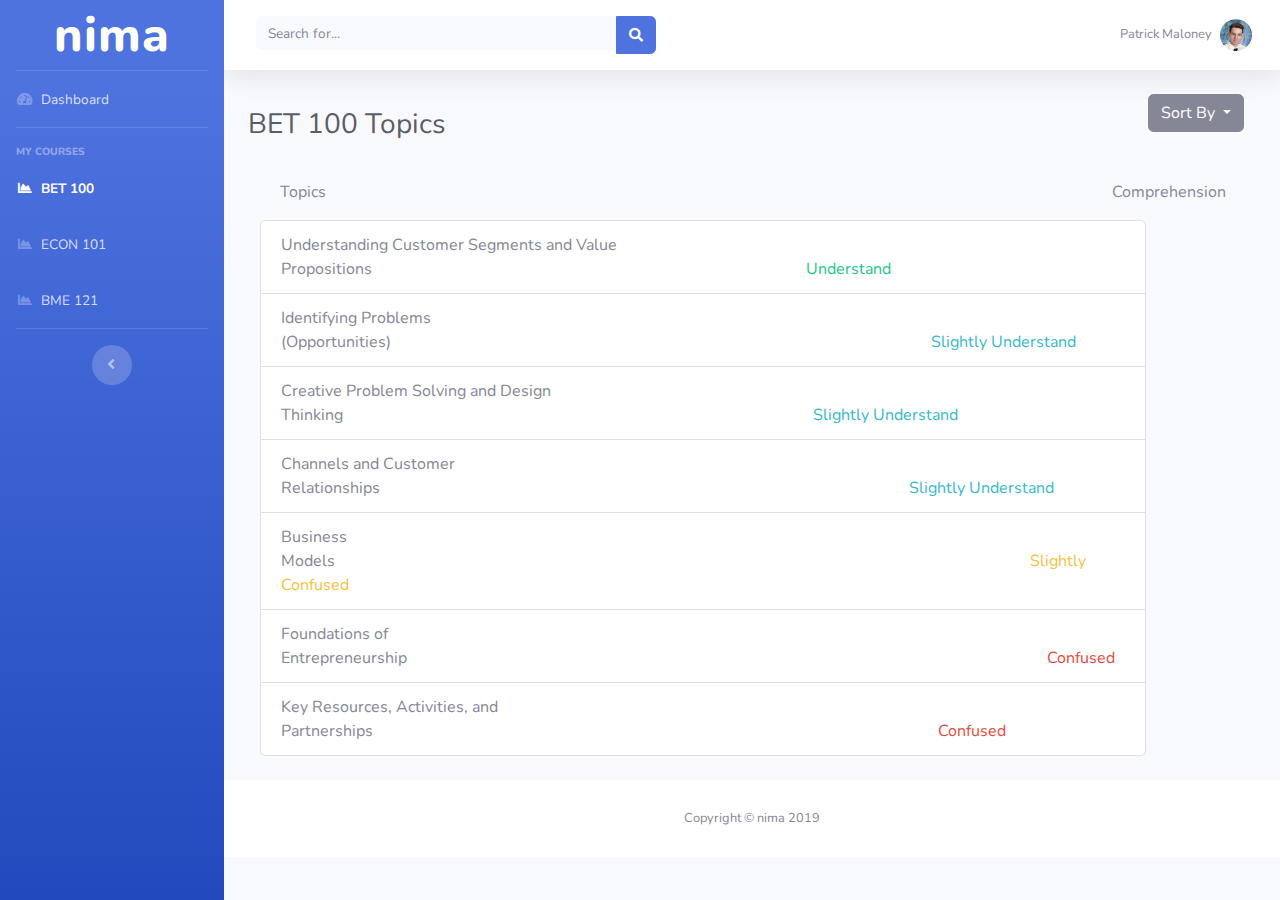
<file: BET100-topics-comp-high.html>
<!DOCTYPE html>
<html lang="en">

<head>

  <meta charset="utf-8">
  <meta http-equiv="X-UA-Compatible" content="IE=edge">
  <meta name="viewport" content="width=device-width, initial-scale=1, shrink-to-fit=no">
  <meta name="description" content="">
  <meta name="author" content="">

  <title>nima</title>

  <!-- Custom fonts for this template-->
  <link href="vendor/fontawesome-free/css/all.min.css" rel="stylesheet" type="text/css">
  <link href="https://fonts.googleapis.com/css?family=Nunito:200,200i,300,300i,400,400i,600,600i,700,700i,800,800i,900,900i" rel="stylesheet">

  <!-- Custom styles for this template-->
  <link href="css/sb-admin-2.min.css" rel="stylesheet">

</head>

<body id="page-top">

  <!-- Page Wrapper -->
  <div id="wrapper">

    <!-- Sidebar -->
    <ul class="navbar-nav bg-gradient-primary sidebar sidebar-dark accordion" id="accordionSidebar">

      <!-- Sidebar - Brand -->
      <a class="sidebar-brand d-flex align-items-center justify-content-center" href="index.html">
        <div class="sidebar-brand-icon rotate-n-15">
          <!--<i class="fas fa-laugh-wink"></i>-->
        </div>
        <div class="sidebar-brand-text mx-3" STYLE="text-transform:lowercase"><font face="nova+slim"size=40px>nima</font></sup></div>
      </a>

      <!-- Divider -->
      <hr class="sidebar-divider my-0">

      <!-- Nav Item - Dashboard -->
      <li class="nav-item">
        <a class="nav-link" href="index.html">
          <i class="fas fa-fw fa-tachometer-alt"></i>
          <span>Dashboard</span></a>
      </li>

      <!-- Divider -->
      <hr class="sidebar-divider">

      <!-- Heading -->
      <div class="sidebar-heading">
        My Courses
      </div>

      <!-- Nav Item - Charts -->
      <li class="nav-item active">
        <a class="nav-link" href="BET100.html">
          <i class="fas fa-fw fa-chart-area"></i>
          <span>BET 100</span></a>
      </li>
      <!-- Nav Item - Charts -->
      <li class="nav-item">
        <a class="nav-link">
          <i class="fas fa-fw fa-chart-area"></i>
          <span>ECON 101</span></a>
      </li>
      <!-- Nav Item - Charts -->
      <li class="nav-item">
        <a class="nav-link">
          <i class="fas fa-fw fa-chart-area"></i>
          <span>BME 121</span></a>
      </li>

      <!-- Divider -->
      <hr class="sidebar-divider d-none d-md-block">

      <!-- Sidebar Toggler (Sidebar) -->
      <div class="text-center d-none d-md-inline">
        <button class="rounded-circle border-0" id="sidebarToggle"></button>
      </div>

    </ul>
    <!-- End of Sidebar -->

    <!-- Content Wrapper -->
    <div id="content-wrapper" class="d-flex flex-column">

      <!-- Main Content -->
      <div id="content">

        <!-- Topbar -->
        <nav class="navbar navbar-expand navbar-light bg-white topbar mb-4 static-top shadow">

          <!-- Sidebar Toggle (Topbar) -->
          <button id="sidebarToggleTop" class="btn btn-link d-md-none rounded-circle mr-3">
            <i class="fa fa-bars"></i>
          </button>

          <!-- Topbar Search -->
          <form class="d-none d-sm-inline-block form-inline mr-auto ml-md-3 my-2 my-md-0 mw-100 navbar-search">
            <div class="input-group">
              <input type="text" class="form-control bg-light border-0 small" placeholder="Search for..." aria-label="Search" aria-describedby="basic-addon2">
              <div class="input-group-append">
                <button class="btn btn-primary" type="button">
                  <i class="fas fa-search fa-sm"></i>
                </button>
              </div>
            </div>
          </form>

          <!-- Topbar Navbar -->
          <ul class="navbar-nav ml-auto">

            <!-- Nav Item - Search Dropdown (Visible Only XS) -->
            <li class="nav-item dropdown no-arrow d-sm-none">
              <a class="nav-link dropdown-toggle" href="#" id="searchDropdown" role="button" data-toggle="dropdown" aria-haspopup="true" aria-expanded="false">
                <i class="fas fa-search fa-fw"></i>
              </a>
              <!-- Dropdown - Messages -->
              <div class="dropdown-menu dropdown-menu-right p-3 shadow animated--grow-in" aria-labelledby="searchDropdown">
                <form class="form-inline mr-auto w-100 navbar-search">
                  <div class="input-group">
                    <input type="text" class="form-control bg-light border-0 small" placeholder="Search for..." aria-label="Search" aria-describedby="basic-addon2">
                    <div class="input-group-append">
                      <button class="btn btn-primary" type="button">
                        <i class="fas fa-search fa-sm"></i>
                      </button>
                    </div>
                  </div>
                </form>
              </div>
            </li>

            <!-- Nav Item - User Information -->
            <li class="nav-item dropdown no-arrow">
              <a class="nav-link dropdown-toggle" href="#" id="userDropdown" role="button" data-toggle="dropdown" aria-haspopup="true" aria-expanded="false">
                <span class="mr-2 d-none d-lg-inline text-gray-600 small">Patrick Maloney</span>
                <img class="img-profile rounded-circle" src="patrick.png">
              </a>
              <!-- Dropdown - User Information -->
              <div class="dropdown-menu dropdown-menu-right shadow animated--grow-in" aria-labelledby="userDropdown">
                <a class="dropdown-item" href="#">
                  <i class="fas fa-user fa-sm fa-fw mr-2 text-gray-400"></i>
                  Profile
                </a>
                <a class="dropdown-item" href="#">
                  <i class="fas fa-cogs fa-sm fa-fw mr-2 text-gray-400"></i>
                  Settings
                </a>
                <a class="dropdown-item" href="#">
                  <i class="fas fa-list fa-sm fa-fw mr-2 text-gray-400"></i>
                  Activity Log
                </a>
                <div class="dropdown-divider"></div>
                <a class="dropdown-item" href="#" data-toggle="modal" data-target="#logoutModal">
                  <i class="fas fa-sign-out-alt fa-sm fa-fw mr-2 text-gray-400"></i>
                  Logout
                </a>
              </div>
            </li>

          </ul>

        </nav>
        <!-- End of Topbar -->

        <!-- Begin Page Content -->
        <div class="container-fluid">

          <!-- Page Heading -->
          <div class="d-sm-flex align-items-center justify-content-between mb-4">
            <h1 class="h3 mb-0 text-gray-800">BET 100 Topics</h1>
            <div class="col-lg-5 mb-4" align="right">
              <div class="dropdown">
                <button class="btn btn-secondary dropdown-toggle" type="button" id="dropdownMenuButton" data-toggle="dropdown" aria-haspopup="true" aria-expanded="false">
                  Sort By
                </button>
                <div class="dropdown-menu" aria-labelledby="dropdownMenuButton">
                  <a class="dropdown-item" href="BET100-topics-date.html">Date</a>
                  <a class="dropdown-item" href="#"><b>Highest to lowest comprehension</b><span align="right" style="margin-left: 14px"><b>✓</b></span></a>
                  <a class="dropdown-item" href="BET100-topics-comp-low.html">Lowest to highest comprehension</a>
                </div>
              </div>
            </div>
          </div>

          <!-- Content Row -->
          <div class="container" style="margin-top:1em;">
            <div class="row">
              <p style="margin-left: 20px">Topics<span align="right" style="margin-left: 786px">Comprehension</span></p>
              <div class="col-xs-12" style="width: 90%">
                <ul class="list-group">
                  <li class="list-group-item">Understanding Customer Segments and Value Propositions<span align="right" style="margin-left: 434px; color: #1cc88a">Understand</span></li>
                  <li class="list-group-item">Identifying Problems (Opportunities)<span align="right" style="margin-left: 540px; color: #36b9cc">Slightly Understand</span></li>
                  <li class="list-group-item">Creative Problem Solving and Design Thinking<span align="right" style="margin-left: 470px; color: #36b9cc">Slightly Understand</span></li>
                  <li class="list-group-item">Channels and Customer Relationships<span align="right" style="margin-left: 529px; color: #36b9cc">Slightly Understand</span></li>
                  <li class="list-group-item">Business Models<span align="right" style="margin-left: 695px; color: #f6c23e">Slightly Confused</span></li>
                  <li class="list-group-item">Foundations of Entrepreneurship<span align="right" style="margin-left: 640px; color: #e74a3b">Confused</span></li>
                  <li class="list-group-item">Key Resources, Activities, and Partnerships<span align="right" style="margin-left: 565px; color: #e74a3b">Confused</span></li>
                </ul>
              </div>
            </div>
          </div>
          
          <!-- Content Row -->

          <div class="row">

          </div>

          <!-- Content Row -->
          <div class="row">

            <!-- Content Column -->
            <div class="col-lg-6 mb-4">

            </div>

            <div class="col-lg-6 mb-4">

            </div>

        </div>
        <!-- /.container-fluid -->

      </div>
      <!-- End of Main Content -->

      <!-- Footer -->
      <footer class="sticky-footer bg-white">
        <div class="container my-auto">
          <div class="copyright text-center my-auto">
            <span>Copyright &copy; nima 2019</span>
          </div>
        </div>
      </footer>
      <!-- End of Footer -->

    </div>
    <!-- End of Content Wrapper -->

  </div>
  <!-- End of Page Wrapper -->

  <!-- Scroll to Top Button-->
  <a class="scroll-to-top rounded" href="#page-top">
    <i class="fas fa-angle-up"></i>
  </a>

  <!-- Logout Modal-->
  <div class="modal fade" id="logoutModal" tabindex="-1" role="dialog" aria-labelledby="exampleModalLabel" aria-hidden="true">
    <div class="modal-dialog" role="document">
      <div class="modal-content">
        <div class="modal-header">
          <h5 class="modal-title" id="exampleModalLabel">Ready to Leave?</h5>
          <button class="close" type="button" data-dismiss="modal" aria-label="Close">
            <span aria-hidden="true">×</span>
          </button>
        </div>
        <div class="modal-body">Select "Logout" below if you are ready to end your current session.</div>
        <div class="modal-footer">
          <button class="btn btn-secondary" type="button" data-dismiss="modal">Cancel</button>
          <a class="btn btn-primary" href="login.html">Logout</a>
        </div>
      </div>
    </div>
  </div>

  <!-- Bootstrap core JavaScript-->
  <script src="vendor/jquery/jquery.min.js"></script>
  <script src="vendor/bootstrap/js/bootstrap.bundle.min.js"></script>

  <!-- Core plugin JavaScript-->
  <script src="vendor/jquery-easing/jquery.easing.min.js"></script>

  <!-- Custom scripts for all pages-->
  <script src="js/sb-admin-2.min.js"></script>

  <!-- Page level plugins -->
  <script src="vendor/chart.js/Chart.min.js"></script>

  <!-- Page level custom scripts -->
  <script src="js/demo/chart-area-demo.js"></script>
  <script src="js/demo/chart-pie-demo.js"></script>

</body>

</html>
</file>
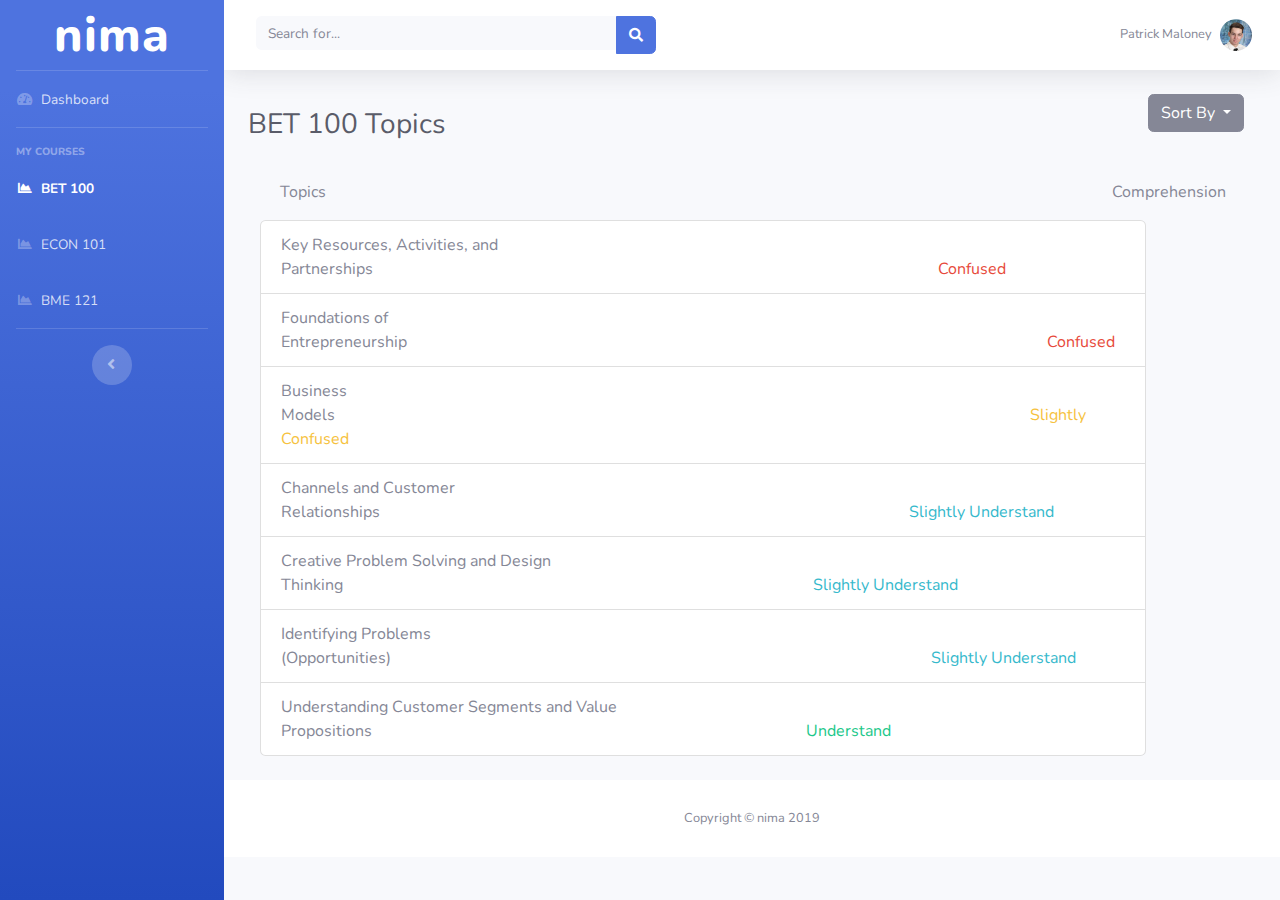
<file: BET100-topics-comp-low.html>
<!DOCTYPE html>
<html lang="en">

<head>

  <meta charset="utf-8">
  <meta http-equiv="X-UA-Compatible" content="IE=edge">
  <meta name="viewport" content="width=device-width, initial-scale=1, shrink-to-fit=no">
  <meta name="description" content="">
  <meta name="author" content="">

  <title>nima</title>

  <!-- Custom fonts for this template-->
  <link href="vendor/fontawesome-free/css/all.min.css" rel="stylesheet" type="text/css">
  <link href="https://fonts.googleapis.com/css?family=Nunito:200,200i,300,300i,400,400i,600,600i,700,700i,800,800i,900,900i" rel="stylesheet">

  <!-- Custom styles for this template-->
  <link href="css/sb-admin-2.min.css" rel="stylesheet">

</head>

<body id="page-top">

  <!-- Page Wrapper -->
  <div id="wrapper">

    <!-- Sidebar -->
    <ul class="navbar-nav bg-gradient-primary sidebar sidebar-dark accordion" id="accordionSidebar">

      <!-- Sidebar - Brand -->
      <a class="sidebar-brand d-flex align-items-center justify-content-center" href="index.html">
        <div class="sidebar-brand-icon rotate-n-15">
          <!--<i class="fas fa-laugh-wink"></i>-->
        </div>
        <div class="sidebar-brand-text mx-3" STYLE="text-transform:lowercase"><font face="nova+slim"size=40px>nima</font></sup></div>
      </a>

      <!-- Divider -->
      <hr class="sidebar-divider my-0">

      <!-- Nav Item - Dashboard -->
      <li class="nav-item">
        <a class="nav-link" href="index.html">
          <i class="fas fa-fw fa-tachometer-alt"></i>
          <span>Dashboard</span></a>
      </li>

      <!-- Divider -->
      <hr class="sidebar-divider">

      <!-- Heading -->
      <div class="sidebar-heading">
        My Courses
      </div>

      <!-- Nav Item - Charts -->
      <li class="nav-item active">
        <a class="nav-link" href="BET100.html">
          <i class="fas fa-fw fa-chart-area"></i>
          <span>BET 100</span></a>
      </li>
      <!-- Nav Item - Charts -->
      <li class="nav-item">
        <a class="nav-link">
          <i class="fas fa-fw fa-chart-area"></i>
          <span>ECON 101</span></a>
      </li>
      <!-- Nav Item - Charts -->
      <li class="nav-item">
        <a class="nav-link">
          <i class="fas fa-fw fa-chart-area"></i>
          <span>BME 121</span></a>
      </li>

      <!-- Divider -->
      <hr class="sidebar-divider d-none d-md-block">

      <!-- Sidebar Toggler (Sidebar) -->
      <div class="text-center d-none d-md-inline">
        <button class="rounded-circle border-0" id="sidebarToggle"></button>
      </div>
    </ul>
    <!-- End of Sidebar -->

    <!-- Content Wrapper -->
    <div id="content-wrapper" class="d-flex flex-column">

      <!-- Main Content -->
      <div id="content">

        <!-- Topbar -->
        <nav class="navbar navbar-expand navbar-light bg-white topbar mb-4 static-top shadow">

          <!-- Sidebar Toggle (Topbar) -->
          <button id="sidebarToggleTop" class="btn btn-link d-md-none rounded-circle mr-3">
            <i class="fa fa-bars"></i>
          </button>

          <!-- Topbar Search -->
          <form class="d-none d-sm-inline-block form-inline mr-auto ml-md-3 my-2 my-md-0 mw-100 navbar-search">
            <div class="input-group">
              <input type="text" class="form-control bg-light border-0 small" placeholder="Search for..." aria-label="Search" aria-describedby="basic-addon2">
              <div class="input-group-append">
                <button class="btn btn-primary" type="button">
                  <i class="fas fa-search fa-sm"></i>
                </button>
              </div>
            </div>
          </form>

          <!-- Topbar Navbar -->
          <ul class="navbar-nav ml-auto">

            <!-- Nav Item - Search Dropdown (Visible Only XS) -->
            <li class="nav-item dropdown no-arrow d-sm-none">
              <a class="nav-link dropdown-toggle" href="#" id="searchDropdown" role="button" data-toggle="dropdown" aria-haspopup="true" aria-expanded="false">
                <i class="fas fa-search fa-fw"></i>
              </a>
              <!-- Dropdown - Messages -->
              <div class="dropdown-menu dropdown-menu-right p-3 shadow animated--grow-in" aria-labelledby="searchDropdown">
                <form class="form-inline mr-auto w-100 navbar-search">
                  <div class="input-group">
                    <input type="text" class="form-control bg-light border-0 small" placeholder="Search for..." aria-label="Search" aria-describedby="basic-addon2">
                    <div class="input-group-append">
                      <button class="btn btn-primary" type="button">
                        <i class="fas fa-search fa-sm"></i>
                      </button>
                    </div>
                  </div>
                </form>
              </div>
            </li>

            <!-- Nav Item - User Information -->
            <li class="nav-item dropdown no-arrow">
              <a class="nav-link dropdown-toggle" href="#" id="userDropdown" role="button" data-toggle="dropdown" aria-haspopup="true" aria-expanded="false">
                <span class="mr-2 d-none d-lg-inline text-gray-600 small">Patrick Maloney</span>
                <img class="img-profile rounded-circle" src="patrick.png">
              </a>
              <!-- Dropdown - User Information -->
              <div class="dropdown-menu dropdown-menu-right shadow animated--grow-in" aria-labelledby="userDropdown">
                <a class="dropdown-item" href="#">
                  <i class="fas fa-user fa-sm fa-fw mr-2 text-gray-400"></i>
                  Profile
                </a>
                <a class="dropdown-item" href="#">
                  <i class="fas fa-cogs fa-sm fa-fw mr-2 text-gray-400"></i>
                  Settings
                </a>
                <a class="dropdown-item" href="#">
                  <i class="fas fa-list fa-sm fa-fw mr-2 text-gray-400"></i>
                  Activity Log
                </a>
                <div class="dropdown-divider"></div>
                <a class="dropdown-item" href="#" data-toggle="modal" data-target="#logoutModal">
                  <i class="fas fa-sign-out-alt fa-sm fa-fw mr-2 text-gray-400"></i>
                  Logout
                </a>
              </div>
            </li>

          </ul>

        </nav>
        <!-- End of Topbar -->

        <!-- Begin Page Content -->
        <div class="container-fluid">

          <!-- Page Heading -->
          <div class="d-sm-flex align-items-center justify-content-between mb-4">
            <h1 class="h3 mb-0 text-gray-800">BET 100 Topics</h1>
            <div class="col-lg-5 mb-4" align="right">
              <div class="dropdown">
                <button class="btn btn-secondary dropdown-toggle" type="button" id="dropdownMenuButton" data-toggle="dropdown" aria-haspopup="true" aria-expanded="false">
                  Sort By
                </button>
                <div class="dropdown-menu" aria-labelledby="dropdownMenuButton">
                  <a class="dropdown-item" href="BET100-topics-date.html">Date</a>
                  <a class="dropdown-item" href="BET100-topics-comp-high.html">Highest to lowest comprehension</a>
                  <a class="dropdown-item" href="#"><b>Lowest to highest comprehension</b><span align="right" style="margin-left: 14px"><b>✓</b></span></a>
                </div>
              </div>
            </div>
          </div>
          <!-- Content Row -->
          <div class="container" style="margin-top:1em;">
            <div class="row">
              <p style="margin-left: 20px">Topics<span align="right" style="margin-left: 786px">Comprehension</span></p>
              <div class="col-xs-12" style="width: 90%">
                <ul class="list-group">
                  <li class="list-group-item">Key Resources, Activities, and Partnerships<span align="right" style="margin-left: 565px; color: #e74a3b">Confused</span></li>
                  <li class="list-group-item">Foundations of Entrepreneurship<span align="right" style="margin-left: 640px; color: #e74a3b">Confused</span></li>
                  <li class="list-group-item">Business Models<span align="right" style="margin-left: 695px; color: #f6c23e">Slightly Confused</span></li>
                  <li class="list-group-item">Channels and Customer Relationships<span align="right" style="margin-left: 529px; color: #36b9cc">Slightly Understand</span></li>
                  <li class="list-group-item">Creative Problem Solving and Design Thinking<span align="right" style="margin-left: 470px; color: #36b9cc">Slightly Understand</span></li>
                  <li class="list-group-item">Identifying Problems (Opportunities)<span align="right" style="margin-left: 540px; color: #36b9cc">Slightly Understand</span></li>
                  <li class="list-group-item">Understanding Customer Segments and Value Propositions<span align="right" style="margin-left: 434px; color: #1cc88a">Understand</span></li>
                </ul>
              </div>
            </div>
          </div>
          
          <!-- Content Row -->

          <div class="row">

          </div>

          <!-- Content Row -->
          <div class="row">

            <!-- Content Column -->
            <div class="col-lg-6 mb-4">

            </div>

            <div class="col-lg-6 mb-4">

            </div>

        </div>
        <!-- /.container-fluid -->

      </div>
      <!-- End of Main Content -->

      <!-- Footer -->
      <footer class="sticky-footer bg-white">
        <div class="container my-auto">
          <div class="copyright text-center my-auto">
            <span>Copyright &copy; nima 2019</span>
          </div>
        </div>
      </footer>
      <!-- End of Footer -->

    </div>
    <!-- End of Content Wrapper -->

  </div>
  <!-- End of Page Wrapper -->

  <!-- Scroll to Top Button-->
  <a class="scroll-to-top rounded" href="#page-top">
    <i class="fas fa-angle-up"></i>
  </a>

  <!-- Logout Modal-->
  <div class="modal fade" id="logoutModal" tabindex="-1" role="dialog" aria-labelledby="exampleModalLabel" aria-hidden="true">
    <div class="modal-dialog" role="document">
      <div class="modal-content">
        <div class="modal-header">
          <h5 class="modal-title" id="exampleModalLabel">Ready to Leave?</h5>
          <button class="close" type="button" data-dismiss="modal" aria-label="Close">
            <span aria-hidden="true">×</span>
          </button>
        </div>
        <div class="modal-body">Select "Logout" below if you are ready to end your current session.</div>
        <div class="modal-footer">
          <button class="btn btn-secondary" type="button" data-dismiss="modal">Cancel</button>
          <a class="btn btn-primary" href="login.html">Logout</a>
        </div>
      </div>
    </div>
  </div>

  <!-- Bootstrap core JavaScript-->
  <script src="vendor/jquery/jquery.min.js"></script>
  <script src="vendor/bootstrap/js/bootstrap.bundle.min.js"></script>

  <!-- Core plugin JavaScript-->
  <script src="vendor/jquery-easing/jquery.easing.min.js"></script>

  <!-- Custom scripts for all pages-->
  <script src="js/sb-admin-2.min.js"></script>

  <!-- Page level plugins -->
  <script src="vendor/chart.js/Chart.min.js"></script>

  <!-- Page level custom scripts -->
  <script src="js/demo/chart-area-demo.js"></script>
  <script src="js/demo/chart-pie-demo.js"></script>

</body>

</html>
</file>
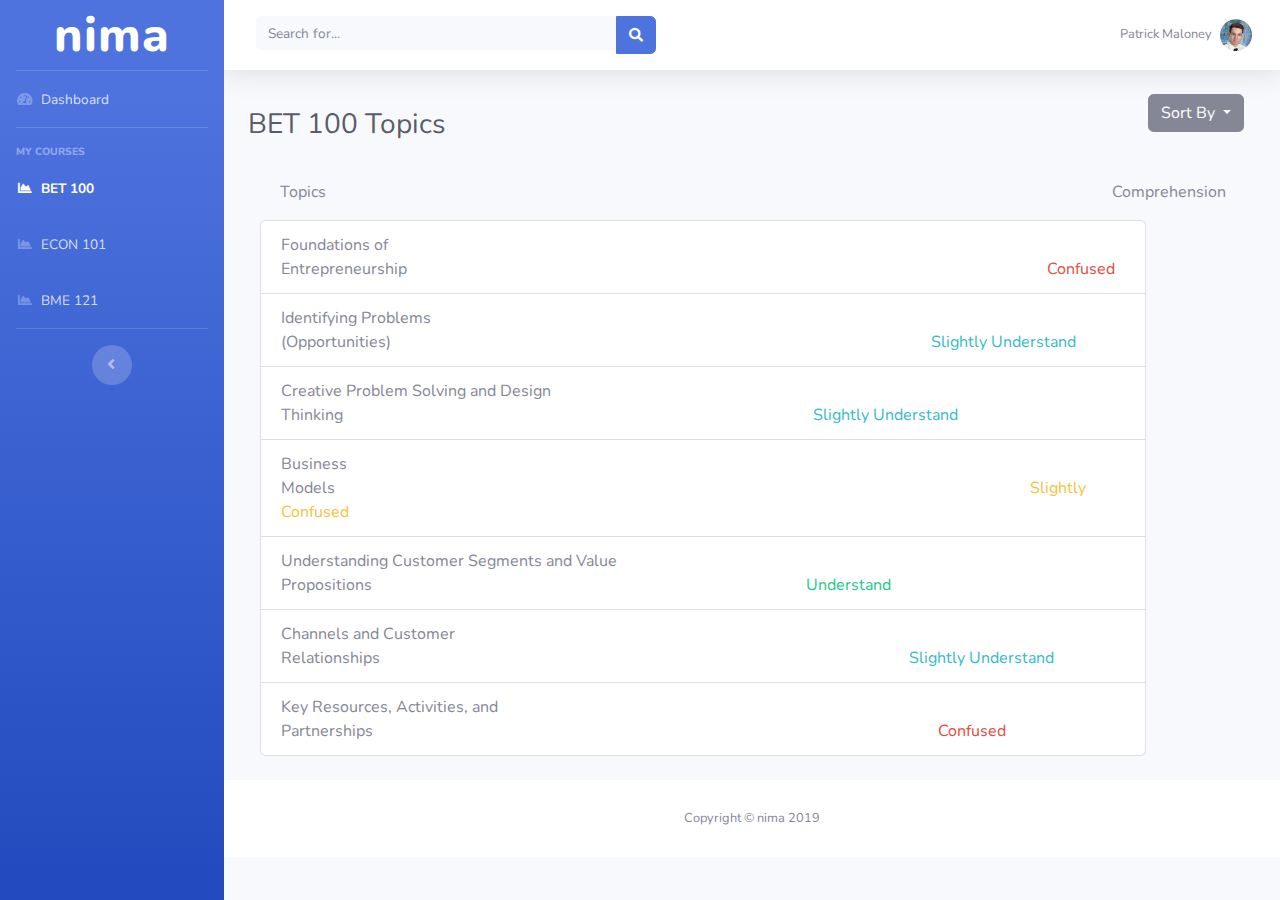
<file: BET100-topics-date.html>
<!DOCTYPE html>
<html lang="en">

<head>

  <meta charset="utf-8">
  <meta http-equiv="X-UA-Compatible" content="IE=edge">
  <meta name="viewport" content="width=device-width, initial-scale=1, shrink-to-fit=no">
  <meta name="description" content="">
  <meta name="author" content="">

  <title>nima</title>

  <!-- Custom fonts for this template-->
  <link href="vendor/fontawesome-free/css/all.min.css" rel="stylesheet" type="text/css">
  <link href="https://fonts.googleapis.com/css?family=Nunito:200,200i,300,300i,400,400i,600,600i,700,700i,800,800i,900,900i" rel="stylesheet">

  <!-- Custom styles for this template-->
  <link href="css/sb-admin-2.min.css" rel="stylesheet">

</head>

<body id="page-top">

  <!-- Page Wrapper -->
  <div id="wrapper">

    <!-- Sidebar -->
    <ul class="navbar-nav bg-gradient-primary sidebar sidebar-dark accordion" id="accordionSidebar">

      <!-- Sidebar - Brand -->
      <a class="sidebar-brand d-flex align-items-center justify-content-center" href="index.html">
        <div class="sidebar-brand-icon rotate-n-15">
          <!--<i class="fas fa-laugh-wink"></i>-->
        </div>
        <div class="sidebar-brand-text mx-3" STYLE="text-transform:lowercase"><font face="nova+slim"size=40px>nima</font></sup></div>
      </a>

      <!-- Divider -->
      <hr class="sidebar-divider my-0">

      <!-- Nav Item - Dashboard -->
      <li class="nav-item">
        <a class="nav-link" href="index.html">
          <i class="fas fa-fw fa-tachometer-alt"></i>
          <span>Dashboard</span></a>
      </li>

      <!-- Divider -->
      <hr class="sidebar-divider">

      <!-- Heading -->
      <div class="sidebar-heading">
        My Courses
      </div>

      <!-- Nav Item - Charts -->
      <li class="nav-item active">
        <a class="nav-link" href="BET100.html">
          <i class="fas fa-fw fa-chart-area"></i>
          <span>BET 100</span></a>
      </li>
      <!-- Nav Item - Charts -->
      <li class="nav-item">
        <a class="nav-link">
          <i class="fas fa-fw fa-chart-area"></i>
          <span>ECON 101</span></a>
      </li>
      <!-- Nav Item - Charts -->
      <li class="nav-item">
        <a class="nav-link">
          <i class="fas fa-fw fa-chart-area"></i>
          <span>BME 121</span></a>
      </li>

      <!-- Divider -->
      <hr class="sidebar-divider d-none d-md-block">

      <!-- Sidebar Toggler (Sidebar) -->
      <div class="text-center d-none d-md-inline">
        <button class="rounded-circle border-0" id="sidebarToggle"></button>
      </div>
    </ul>
    <!-- End of Sidebar -->

    <!-- Content Wrapper -->
    <div id="content-wrapper" class="d-flex flex-column">

      <!-- Main Content -->
      <div id="content">

        <!-- Topbar -->
        <nav class="navbar navbar-expand navbar-light bg-white topbar mb-4 static-top shadow">

          <!-- Sidebar Toggle (Topbar) -->
          <button id="sidebarToggleTop" class="btn btn-link d-md-none rounded-circle mr-3">
            <i class="fa fa-bars"></i>
          </button>

          <!-- Topbar Search -->
          <form class="d-none d-sm-inline-block form-inline mr-auto ml-md-3 my-2 my-md-0 mw-100 navbar-search">
            <div class="input-group">
              <input type="text" class="form-control bg-light border-0 small" placeholder="Search for..." aria-label="Search" aria-describedby="basic-addon2">
              <div class="input-group-append">
                <button class="btn btn-primary" type="button">
                  <i class="fas fa-search fa-sm"></i>
                </button>
              </div>
            </div>
          </form>

          <!-- Topbar Navbar -->
          <ul class="navbar-nav ml-auto">

            <!-- Nav Item - Search Dropdown (Visible Only XS) -->
            <li class="nav-item dropdown no-arrow d-sm-none">
              <a class="nav-link dropdown-toggle" href="#" id="searchDropdown" role="button" data-toggle="dropdown" aria-haspopup="true" aria-expanded="false">
                <i class="fas fa-search fa-fw"></i>
              </a>
              <!-- Dropdown - Messages -->
              <div class="dropdown-menu dropdown-menu-right p-3 shadow animated--grow-in" aria-labelledby="searchDropdown">
                <form class="form-inline mr-auto w-100 navbar-search">
                  <div class="input-group">
                    <input type="text" class="form-control bg-light border-0 small" placeholder="Search for..." aria-label="Search" aria-describedby="basic-addon2">
                    <div class="input-group-append">
                      <button class="btn btn-primary" type="button">
                        <i class="fas fa-search fa-sm"></i>
                      </button>
                    </div>
                  </div>
                </form>
              </div>
            </li>

            <!-- Nav Item - User Information -->
            <li class="nav-item dropdown no-arrow">
              <a class="nav-link dropdown-toggle" href="#" id="userDropdown" role="button" data-toggle="dropdown" aria-haspopup="true" aria-expanded="false">
                <span class="mr-2 d-none d-lg-inline text-gray-600 small">Patrick Maloney</span>
                <img class="img-profile rounded-circle" src="patrick.png">
              </a>
              <!-- Dropdown - User Information -->
              <div class="dropdown-menu dropdown-menu-right shadow animated--grow-in" aria-labelledby="userDropdown">
                <a class="dropdown-item" href="#">
                  <i class="fas fa-user fa-sm fa-fw mr-2 text-gray-400"></i>
                  Profile
                </a>
                <a class="dropdown-item" href="#">
                  <i class="fas fa-cogs fa-sm fa-fw mr-2 text-gray-400"></i>
                  Settings
                </a>
                <a class="dropdown-item" href="#">
                  <i class="fas fa-list fa-sm fa-fw mr-2 text-gray-400"></i>
                  Activity Log
                </a>
                <div class="dropdown-divider"></div>
                <a class="dropdown-item" href="#" data-toggle="modal" data-target="#logoutModal">
                  <i class="fas fa-sign-out-alt fa-sm fa-fw mr-2 text-gray-400"></i>
                  Logout
                </a>
              </div>
            </li>

          </ul>

        </nav>
        <!-- End of Topbar -->

        <!-- Begin Page Content -->
        <div class="container-fluid">

          <!-- Page Heading -->
          <div class="d-sm-flex align-items-center justify-content-between mb-4">
            <h1 class="h3 mb-0 text-gray-800">BET 100 Topics</h1>
            <div class="col-lg-5 mb-4" align="right">
              <div class="dropdown">
                <button class="btn btn-secondary dropdown-toggle" type="button" id="dropdownMenuButton" data-toggle="dropdown" aria-haspopup="true" aria-expanded="false">
                  Sort By
                </button>
                <div class="dropdown-menu" aria-labelledby="dropdownMenuButton">
                  <a class="dropdown-item" href="#"><b>Date</b><span align="right" style="margin-left: 200px"><b>✓</b></span></a>
                  <a class="dropdown-item" href="BET100-topics-comp-high.html">Highest to lowest comprehension</a>
                  <a class="dropdown-item" href="BET100-topics-comp-low.html">Lowest to highest comprehension</a>
                </div>
              </div>
            </div>
          </div>

          <!-- Content Row -->
          <div class="container" style="margin-top:1em;">
            <div class="row">
              <p style="margin-left: 20px">Topics<span align="right" style="margin-left: 786px">Comprehension</span></p>
              <div class="col-xs-12" style="width: 90%">
                <ul class="list-group">
                  <li class="list-group-item">Foundations of Entrepreneurship<span align="right" style="margin-left: 640px; color: #e74a3b">Confused</span></li>
                  <li class="list-group-item">Identifying Problems (Opportunities)<span align="right" style="margin-left: 540px; color: #36b9cc">Slightly Understand</span></li>
                  <li class="list-group-item">Creative Problem Solving and Design Thinking<span align="right" style="margin-left: 470px; color: #36b9cc">Slightly Understand</span></li>
                  <li class="list-group-item">Business Models<span align="right" style="margin-left: 695px; color: #f6c23e">Slightly Confused</span></li>
                  <li class="list-group-item">Understanding Customer Segments and Value Propositions<span align="right" style="margin-left: 434px; color: #1cc88a">Understand</span></li>
                  <li class="list-group-item">Channels and Customer Relationships<span align="right" style="margin-left: 529px; color: #36b9cc">Slightly Understand</span></li>
                  <li class="list-group-item">Key Resources, Activities, and Partnerships<span align="right" style="margin-left: 565px; color: #e74a3b">Confused</span></li>
                </ul>
              </div>
            </div>
          </div>
          
          <!-- Content Row -->

          <div class="row">

          </div>

          <!-- Content Row -->
          <div class="row">

            <!-- Content Column -->
            <div class="col-lg-6 mb-4">

            </div>

            <div class="col-lg-6 mb-4">

            </div>

        </div>
        <!-- /.container-fluid -->

      </div>
      <!-- End of Main Content -->

      <!-- Footer -->
      <footer class="sticky-footer bg-white">
        <div class="container my-auto">
          <div class="copyright text-center my-auto">
            <span>Copyright &copy; nima 2019</span>
          </div>
        </div>
      </footer>
      <!-- End of Footer -->

    </div>
    <!-- End of Content Wrapper -->

  </div>
  <!-- End of Page Wrapper -->

  <!-- Scroll to Top Button-->
  <a class="scroll-to-top rounded" href="#page-top">
    <i class="fas fa-angle-up"></i>
  </a>

  <!-- Logout Modal-->
  <div class="modal fade" id="logoutModal" tabindex="-1" role="dialog" aria-labelledby="exampleModalLabel" aria-hidden="true">
    <div class="modal-dialog" role="document">
      <div class="modal-content">
        <div class="modal-header">
          <h5 class="modal-title" id="exampleModalLabel">Ready to Leave?</h5>
          <button class="close" type="button" data-dismiss="modal" aria-label="Close">
            <span aria-hidden="true">×</span>
          </button>
        </div>
        <div class="modal-body">Select "Logout" below if you are ready to end your current session.</div>
        <div class="modal-footer">
          <button class="btn btn-secondary" type="button" data-dismiss="modal">Cancel</button>
          <a class="btn btn-primary" href="login.html">Logout</a>
        </div>
      </div>
    </div>
  </div>

  <!-- Bootstrap core JavaScript-->
  <script src="vendor/jquery/jquery.min.js"></script>
  <script src="vendor/bootstrap/js/bootstrap.bundle.min.js"></script>

  <!-- Core plugin JavaScript-->
  <script src="vendor/jquery-easing/jquery.easing.min.js"></script>

  <!-- Custom scripts for all pages-->
  <script src="js/sb-admin-2.min.js"></script>

  <!-- Page level plugins -->
  <script src="vendor/chart.js/Chart.min.js"></script>

  <!-- Page level custom scripts -->
  <script src="js/demo/chart-area-demo.js"></script>
  <script src="js/demo/chart-pie-demo.js"></script>

</body>

</html>
</file>
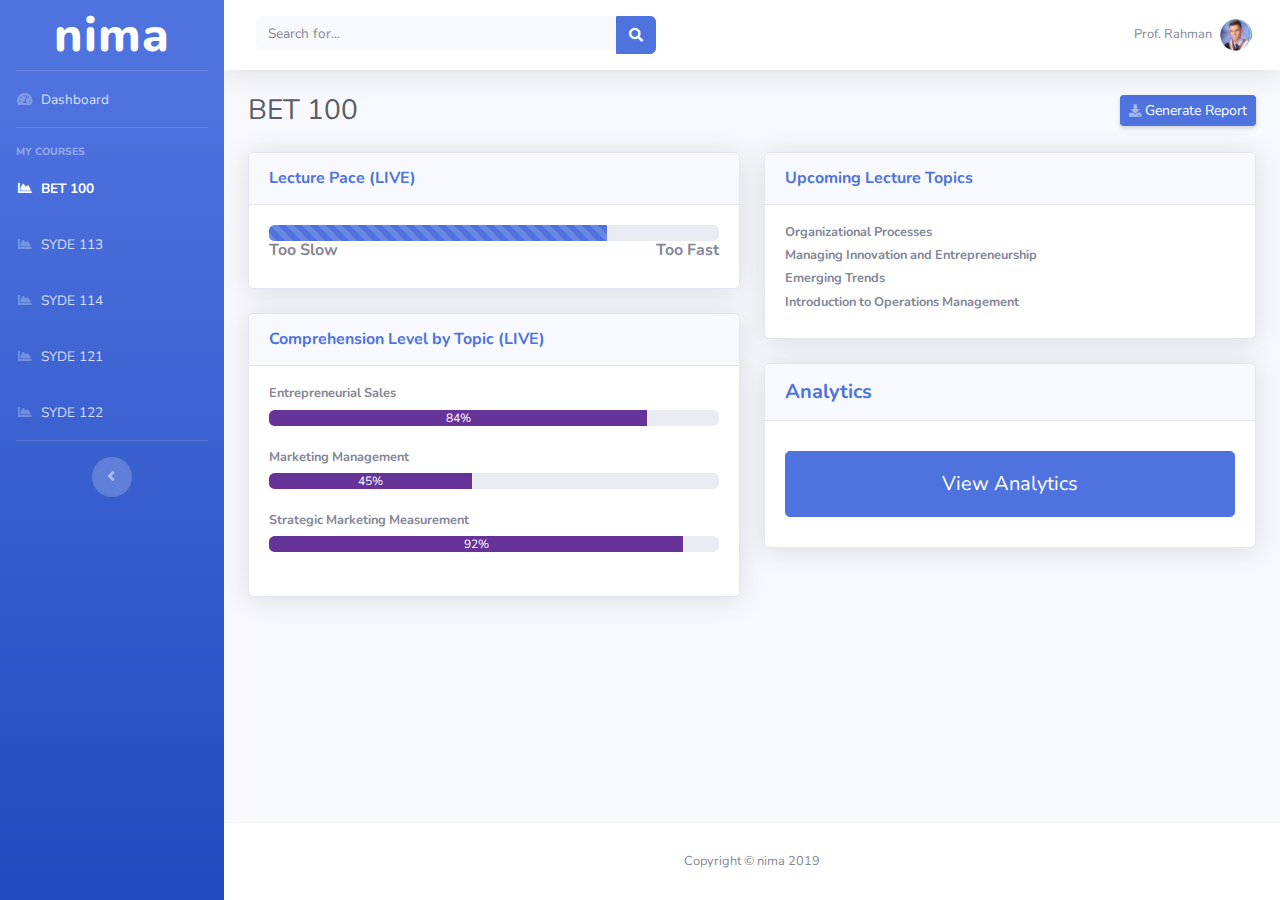
<file: BET100Teach.html>
<!DOCTYPE html>
<html lang="en">

<head>

  <meta charset="utf-8">
  <meta http-equiv="X-UA-Compatible" content="IE=edge">
  <meta name="viewport" content="width=device-width, initial-scale=1, shrink-to-fit=no">
  <meta name="description" content="">
  <meta name="author" content="">

  <title>nima</title>

  <!-- Custom fonts for this template-->
  <link href="vendor/fontawesome-free/css/all.min.css" rel="stylesheet" type="text/css">
  <link href="https://fonts.googleapis.com/css?family=Nunito:200,200i,300,300i,400,400i,600,600i,700,700i,800,800i,900,900i" rel="stylesheet">

  <!-- Custom styles for this template-->
  <link href="css/sb-admin-2.min.css" rel="stylesheet">

</head>

<body id="page-top">

  <!-- Page Wrapper -->
  <div id="wrapper">

    <!-- Sidebar -->
    <ul class="navbar-nav bg-gradient-primary sidebar sidebar-dark accordion" id="accordionSidebar">

      <!-- Sidebar - Brand -->
      <a class="sidebar-brand d-flex align-items-center justify-content-center" href="index.html">
        <div class="sidebar-brand-icon rotate-n-15">
          <!--<i class="fas fa-laugh-wink"></i>-->
        </div>
        <div class="sidebar-brand-text mx-3" STYLE="text-transform:lowercase"><font face="nova+slim"size=40px>nima</font></sup></div>
      </a>

      <!-- Divider -->
      <hr class="sidebar-divider my-0">

      <!-- Nav Item - Dashboard -->
      <li class="nav-item">
        <a class="nav-link">
          <i class="fas fa-fw fa-tachometer-alt"></i>
          <span>Dashboard</span></a>
      </li>

      <!-- Divider -->
      <hr class="sidebar-divider">

      <!-- Heading -->
      <div class="sidebar-heading">
        My Courses
      </div>

      <!-- Nav Item - Charts -->
      <li class="nav-item active">
        <a class="nav-link" href="BET100Teach.html">
          <i class="fas fa-fw fa-chart-area"></i>
          <span>BET 100</span></a>
      </li>
      <!-- Nav Item - Charts -->
      <li class="nav-item">
        <a class="nav-link">
          <i class="fas fa-fw fa-chart-area"></i>
          <span>SYDE 113</span></a>
      </li>

      <!-- Nav Item - Charts -->
      <li class="nav-item">
        <a class="nav-link">
          <i class="fas fa-fw fa-chart-area"></i>
          <span>SYDE 114</span></a>
      </li>
      <!-- Nav Item - Charts -->
      <li class="nav-item">
        <a class="nav-link">
          <i class="fas fa-fw fa-chart-area"></i>
          <span>SYDE 121</span></a>
      </li>
      <!-- Nav Item - Charts -->
      <li class="nav-item">
        <a class="nav-link">
          <i class="fas fa-fw fa-chart-area"></i>
          <span>SYDE 122</span></a>
      </li>

      

      <!-- Divider -->
      <hr class="sidebar-divider d-none d-md-block">

      <!-- Sidebar Toggler (Sidebar) -->
      <div class="text-center d-none d-md-inline">
        <button class="rounded-circle border-0" id="sidebarToggle"></button>
      </div>

    </ul>
    <!-- End of Sidebar -->

    <!-- Content Wrapper -->
    <div id="content-wrapper" class="d-flex flex-column">

      <!-- Main Content -->
      <div id="content">

        <!-- Topbar -->
        <nav class="navbar navbar-expand navbar-light bg-white topbar mb-4 static-top shadow">

          <!-- Sidebar Toggle (Topbar) -->
          <button id="sidebarToggleTop" class="btn btn-link d-md-none rounded-circle mr-3">
            <i class="fa fa-bars"></i>
          </button>

          <!-- Topbar Search -->
          <form class="d-none d-sm-inline-block form-inline mr-auto ml-md-3 my-2 my-md-0 mw-100 navbar-search">
            <div class="input-group">
              <input type="text" class="form-control bg-light border-0 small" placeholder="Search for..." aria-label="Search" aria-describedby="basic-addon2">
              <div class="input-group-append">
                <button class="btn btn-primary" type="button">
                  <i class="fas fa-search fa-sm"></i>
                </button>
              </div>
            </div>
          </form>

          <!-- Topbar Navbar -->
          <ul class="navbar-nav ml-auto">

            <!-- Nav Item - Search Dropdown (Visible Only XS) -->
            <li class="nav-item dropdown no-arrow d-sm-none">
              <a class="nav-link dropdown-toggle" href="#" id="searchDropdown" role="button" data-toggle="dropdown" aria-haspopup="true" aria-expanded="false">
                <i class="fas fa-search fa-fw"></i>
              </a>

            <div class="topbar-divider d-none d-sm-block"></div>

            <!-- Nav Item - User Information -->
            <li class="nav-item dropdown no-arrow">
              <a class="nav-link dropdown-toggle" href="#" id="userDropdown" role="button" data-toggle="dropdown" aria-haspopup="true" aria-expanded="false">
                <span class="mr-2 d-none d-lg-inline text-gray-600 small">Prof. Rahman</span>
                <img class="img-profile rounded-circle" src="marwan.png">
              </a>
              <!-- Dropdown - User Information -->
              <div class="dropdown-menu dropdown-menu-right shadow animated--grow-in" aria-labelledby="userDropdown">
                <a class="dropdown-item" href="#">
                  <i class="fas fa-user fa-sm fa-fw mr-2 text-gray-400"></i>
                  Profile
                </a>
                <a class="dropdown-item" href="#">
                  <i class="fas fa-cogs fa-sm fa-fw mr-2 text-gray-400"></i>
                  Settings
                </a>
                <a class="dropdown-item" href="#">
                  <i class="fas fa-list fa-sm fa-fw mr-2 text-gray-400"></i>
                  Activity Log
                </a>
                <div class="dropdown-divider"></div>
                <a class="dropdown-item" href="#" data-toggle="modal" data-target="#logoutModal">
                  <i class="fas fa-sign-out-alt fa-sm fa-fw mr-2 text-gray-400"></i>
                  Logout
                </a>
              </div>
            </li>

          </ul>

        </nav>
        <!-- End of Topbar -->

        <!-- Begin Page Content -->
        <div class="container-fluid">

          <!-- Page Heading -->
          <div class="d-sm-flex align-items-center justify-content-between mb-4">
            <h1 class="h3 mb-0 text-gray-800">BET 100</h1>
            <a href="#" class="d-none d-sm-inline-block btn btn-sm btn-primary shadow-sm"><i class="fas fa-download fa-sm text-white-50"></i> Generate Report</a>
          </div>

          <!-- Content Row -->
          <div class="row">

            <!-- Content Column -->
            <div class="col-lg-6 mb-4">
				
				<!-- Lecture Pace Card -->
              <div class="card shadow mb-4">
                <div class="card-header py-3">
                  <h6 class="m-0 font-weight-bold text-primary">Lecture Pace (LIVE)</h6>
                </div>
                <div class="card-body">
                  
				  <div class="progress">
					<div class="progress-bar progress-bar-striped progress-bar-animated" role="progressbar" aria-valuenow="75" aria-valuemin="0" aria-valuemax="100" style="width: 75%"></div>
				  </div>
				  
                  <h6 class="font-weight-bold">Too Slow<span class="float-right">Too Fast</span></h6>

				  
                </div>
              </div>
			  
              <!-- Recent Class Comprehension Level Card -->
              <div class="card shadow mb-4">
                <div class="card-header py-3">
                  <h6 class="m-0 font-weight-bold text-primary">Comprehension Level by Topic (LIVE)</h6>
                </div>
                <div class="card-body">
                  <h4 class="small font-weight-bold">Entrepreneurial Sales<span class="float-right"></span></h4>
                  <div class="progress mb-4">
                    <div class="progress-bar" role="progressbar" style="width: 84%; background-color:RebeccaPurple !important;" aria-valuenow="20" aria-valuemin="0" aria-valuemax="100">84%</div>
				  </div>
				  
                  <h4 class="small font-weight-bold">Marketing Management<span class="float-right"></span></h4>
                  <div class="progress mb-4">
                    <div class="progress-bar" role="progressbar" style="width: 45%; background-color:RebeccaPurple !important;" aria-valuenow="40" aria-valuemin="0" aria-valuemax="100">45%</div>
                  </div>
				  
                  <h4 class="small font-weight-bold">Strategic Marketing Measurement<span class="float-right"></span></h4>
                  <div class="progress mb-4">
                    <div class="progress-bar" role="progressbar" style="width: 92%; background-color:RebeccaPurple !important;" aria-valuenow="60" aria-valuemin="0" aria-valuemax="100">92%</div>
                  </div>

                </div>
              </div>

            </div>
			

            <div class="col-lg-6 mb-4">
			
			<!-- Comprehension Statistics Card
              <div class="card shadow mb-4">
                <div class="card-header py-3">
                  <h6 class="m-0 font-weight-bold text-primary">Comprehension Statistics</h6>
                </div>
                <div class="card-body">
				  <h4 class="small font-weight-bold">Entrepreneurial Sales<span class="float-right"></span></h4>
                  <div class="progress mb-4">
					  <div class="progress-bar bg-success" role="progressbar" style="width:50%">
						Understand
					  </div>
					  <div class="progress-bar bg-info" role="progressbar" style="width:20%">
						Slightly Understand
					  </div>
					  <div class="progress-bar bg-warning" role="progressbar" style="width:20%">
						Slightly Confused
					  </div>
					  <div class="progress-bar bg-danger" role="progressbar" style="width:10%">
						Confused
					  </div>
				  </div>
				  
				  <h4 class="small font-weight-bold">Marketing Management<span class="float-right"></span></h4>
				  <div class="progress mb-4">
					  <div class="progress-bar bg-success" role="progressbar" style="width:20%">
						Understand
					  </div>
					  <div class="progress-bar bg-info" role="progressbar" style="width:20%">
						Slightly Understand
					  </div>
					  <div class="progress-bar bg-warning" role="progressbar" style="width:20%">
						Slightly Confused
					  </div>
					  <div class="progress-bar bg-danger" role="progressbar" style="width:40%">
						Confused
					  </div>
				  </div>
				  
				  <h4 class="small font-weight-bold">Strategic Marketing Measurement<span class="float-right"></span></h4>
				  <div class="progress mb-4">
					  <div class="progress-bar bg-success" role="progressbar" style="width:70%">
						Understand
					  </div>
					  <div class="progress-bar bg-info" role="progressbar" style="width:10%">
						
					  </div>
					  <div class="progress-bar bg-warning" role="progressbar" style="width:10%">
						
					  </div>
					  <div class="progress-bar bg-danger" role="progressbar" style="width:10%">
						Confused
					  </div>
				  </div>

                </div>
              </div>-->



              <!-- Upcoming Class Card -->
              <div class="card shadow mb-4" >
                <div class="card-header py-3">
                  <h6 class="m-0 font-weight-bold text-primary">Upcoming Lecture Topics</h6>
                </div>
                <div class="card-body">
                  <h3 class="small font-weight-bold">Organizational Processes</h4>
                  
                  <h3 class="small font-weight-bold">Managing Innovation and Entrepreneurship</h4>
                  
                  <h3 class="small font-weight-bold">Emerging Trends</h4>
                  
                  <h1 class="small font-weight-bold">Introduction to Operations Management</h1>
                  
                </div>
              </div>

               <!-- Approach -->
              <div class="card shadow mb-4">
                <div class="card-header py-3">
                  <h5 class="m-0 font-weight-bold text-primary">Analytics</h5>
                </div>
                <div class="card-body">
                  <button type="button" class="btn btn-primary btn-lg btn-block" href="BET100.html" style="margin-bottom: 10px; margin-top: 10px"><a class="btn btn-primary btn-lg btn-block" href="stats.html">View Analytics</a></button>
                </div>


              </div>
             
            
              

            </div>
          </div>

        </div>
        <!-- /.container-fluid -->

      </div>
      <!-- End of Main Content -->

      <!-- Footer -->
      <footer class="sticky-footer bg-white">
        <div class="container my-auto">
          <div class="copyright text-center my-auto">
            <span>Copyright &copy; nima 2019</span>
          </div>
        </div>
      </footer>
      <!-- End of Footer -->

    </div>
    <!-- End of Content Wrapper -->

  </div>
  <!-- End of Page Wrapper -->

  <!-- Scroll to Top Button-->
  <a class="scroll-to-top rounded" href="#page-top">
    <i class="fas fa-angle-up"></i>
  </a>

  <!-- Logout Modal-->
  <div class="modal fade" id="logoutModal" tabindex="-1" role="dialog" aria-labelledby="exampleModalLabel" aria-hidden="true">
    <div class="modal-dialog" role="document">
      <div class="modal-content">
        <div class="modal-header">
          <h5 class="modal-title" id="exampleModalLabel">Ready to Leave?</h5>
          <button class="close" type="button" data-dismiss="modal" aria-label="Close">
            <span aria-hidden="true">×</span>
          </button>
        </div>
        <div class="modal-body">Select "Logout" below if you are ready to end your current session.</div>
        <div class="modal-footer">
          <button class="btn btn-secondary" type="button" data-dismiss="modal">Cancel</button>
          <a class="btn btn-primary" href="login.html">Logout</a>
        </div>
      </div>
    </div>
  </div>

  <!-- Bootstrap core JavaScript-->
  <script src="vendor/jquery/jquery.min.js"></script>
  <script src="vendor/bootstrap/js/bootstrap.bundle.min.js"></script>

  <!-- Core plugin JavaScript-->
  <script src="vendor/jquery-easing/jquery.easing.min.js"></script>

  <!-- Custom scripts for all pages-->
  <script src="js/sb-admin-2.min.js"></script>

  <!-- Page level plugins -->
  <script src="vendor/chart.js/Chart.min.js"></script>

  <!-- Page level custom scripts -->
  <script src="js/demo/chart-area-demo.js"></script>
  <script src="js/demo/chart-pie-demo.js"></script>

</body>

</html>
</file>
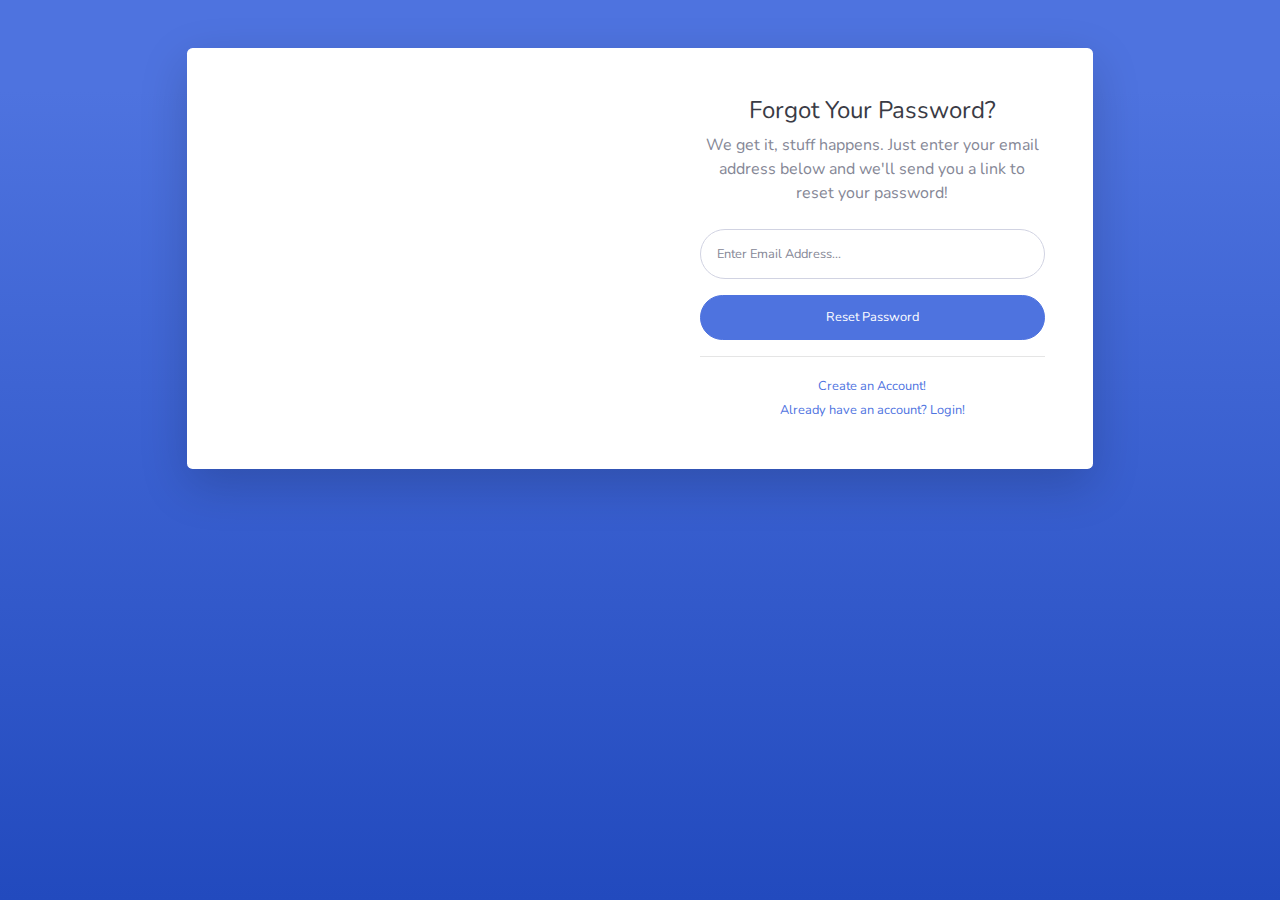
<file: forgot-password.html>
<!DOCTYPE html>
<html lang="en">

<head>

  <meta charset="utf-8">
  <meta http-equiv="X-UA-Compatible" content="IE=edge">
  <meta name="viewport" content="width=device-width, initial-scale=1, shrink-to-fit=no">
  <meta name="description" content="">
  <meta name="author" content="">

  <title>SB Admin 2 - Forgot Password</title>

  <!-- Custom fonts for this template-->
  <link href="vendor/fontawesome-free/css/all.min.css" rel="stylesheet" type="text/css">
  <link href="https://fonts.googleapis.com/css?family=Nunito:200,200i,300,300i,400,400i,600,600i,700,700i,800,800i,900,900i" rel="stylesheet">

  <!-- Custom styles for this template-->
  <link href="css/sb-admin-2.min.css" rel="stylesheet">

</head>

<body class="bg-gradient-primary">

  <div class="container">

    <!-- Outer Row -->
    <div class="row justify-content-center">

      <div class="col-xl-10 col-lg-12 col-md-9">

        <div class="card o-hidden border-0 shadow-lg my-5">
          <div class="card-body p-0">
            <!-- Nested Row within Card Body -->
            <div class="row">
              <div class="col-lg-6 d-none d-lg-block bg-password-image"></div>
              <div class="col-lg-6">
                <div class="p-5">
                  <div class="text-center">
                    <h1 class="h4 text-gray-900 mb-2">Forgot Your Password?</h1>
                    <p class="mb-4">We get it, stuff happens. Just enter your email address below and we'll send you a link to reset your password!</p>
                  </div>
                  <form class="user">
                    <div class="form-group">
                      <input type="email" class="form-control form-control-user" id="exampleInputEmail" aria-describedby="emailHelp" placeholder="Enter Email Address...">
                    </div>
                    <a href="login.html" class="btn btn-primary btn-user btn-block">
                      Reset Password
                    </a>
                  </form>
                  <hr>
                  <div class="text-center">
                    <a class="small" href="register.html">Create an Account!</a>
                  </div>
                  <div class="text-center">
                    <a class="small" href="login.html">Already have an account? Login!</a>
                  </div>
                </div>
              </div>
            </div>
          </div>
        </div>

      </div>

    </div>

  </div>

  <!-- Bootstrap core JavaScript-->
  <script src="vendor/jquery/jquery.min.js"></script>
  <script src="vendor/bootstrap/js/bootstrap.bundle.min.js"></script>

  <!-- Core plugin JavaScript-->
  <script src="vendor/jquery-easing/jquery.easing.min.js"></script>

  <!-- Custom scripts for all pages-->
  <script src="js/sb-admin-2.min.js"></script>

</body>

</html>
</file>
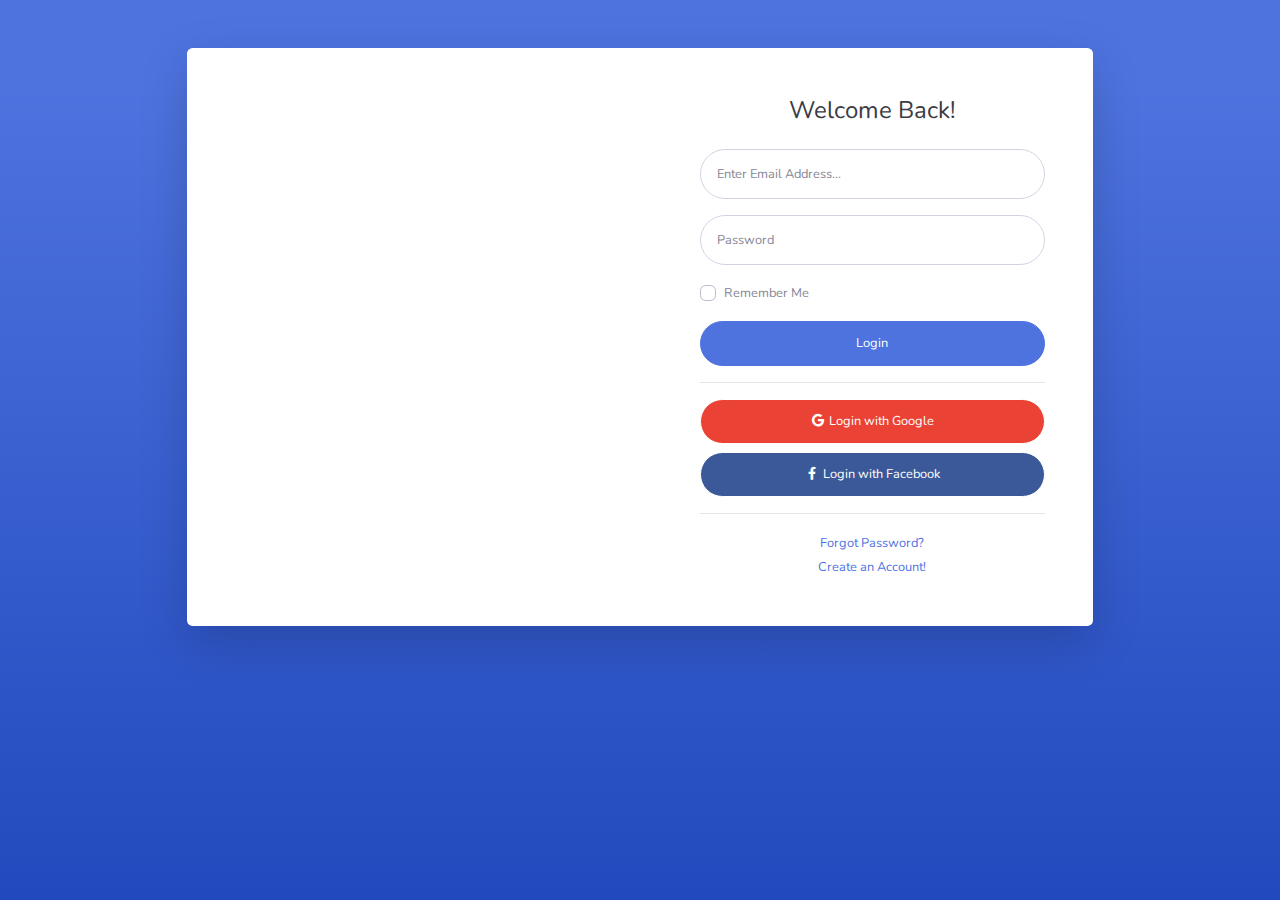
<file: login.html>
<!DOCTYPE html>
<html lang="en">

<head>

  <meta charset="utf-8">
  <meta http-equiv="X-UA-Compatible" content="IE=edge">
  <meta name="viewport" content="width=device-width, initial-scale=1, shrink-to-fit=no">
  <meta name="description" content="">
  <meta name="author" content="">

  <title>SB Admin 2 - Login</title>

  <!-- Custom fonts for this template-->
  <link href="vendor/fontawesome-free/css/all.min.css" rel="stylesheet" type="text/css">
  <link href="https://fonts.googleapis.com/css?family=Nunito:200,200i,300,300i,400,400i,600,600i,700,700i,800,800i,900,900i" rel="stylesheet">

  <!-- Custom styles for this template-->
  <link href="css/sb-admin-2.min.css" rel="stylesheet">

</head>

<body class="bg-gradient-primary">

  <div class="container">

    <!-- Outer Row -->
    <div class="row justify-content-center">

      <div class="col-xl-10 col-lg-12 col-md-9">

        <div class="card o-hidden border-0 shadow-lg my-5">
          <div class="card-body p-0">
            <!-- Nested Row within Card Body -->
            <div class="row">
              <div class="col-lg-6 d-none d-lg-block bg-login-image"></div>
              <div class="col-lg-6">
                <div class="p-5">
                  <div class="text-center">
                    <h1 class="h4 text-gray-900 mb-4">Welcome Back!</h1>
                  </div>
                  <form class="user">
                    <div class="form-group">
                      <input type="email" class="form-control form-control-user" id="exampleInputEmail" aria-describedby="emailHelp" placeholder="Enter Email Address...">
                    </div>
                    <div class="form-group">
                      <input type="password" class="form-control form-control-user" id="exampleInputPassword" placeholder="Password">
                    </div>
                    <div class="form-group">
                      <div class="custom-control custom-checkbox small">
                        <input type="checkbox" class="custom-control-input" id="customCheck">
                        <label class="custom-control-label" for="customCheck">Remember Me</label>
                      </div>
                    </div>
                    <a href="index.html" class="btn btn-primary btn-user btn-block">
                      Login
                    </a>
                    <hr>
                    <a href="index.html" class="btn btn-google btn-user btn-block">
                      <i class="fab fa-google fa-fw"></i> Login with Google
                    </a>
                    <a href="index.html" class="btn btn-facebook btn-user btn-block">
                      <i class="fab fa-facebook-f fa-fw"></i> Login with Facebook
                    </a>
                  </form>
                  <hr>
                  <div class="text-center">
                    <a class="small" href="forgot-password.html">Forgot Password?</a>
                  </div>
                  <div class="text-center">
                    <a class="small" href="register.html">Create an Account!</a>
                  </div>
                </div>
              </div>
            </div>
          </div>
        </div>

      </div>

    </div>

  </div>

  <!-- Bootstrap core JavaScript-->
  <script src="vendor/jquery/jquery.min.js"></script>
  <script src="vendor/bootstrap/js/bootstrap.bundle.min.js"></script>

  <!-- Core plugin JavaScript-->
  <script src="vendor/jquery-easing/jquery.easing.min.js"></script>

  <!-- Custom scripts for all pages-->
  <script src="js/sb-admin-2.min.js"></script>

</body>

</html>
</file>
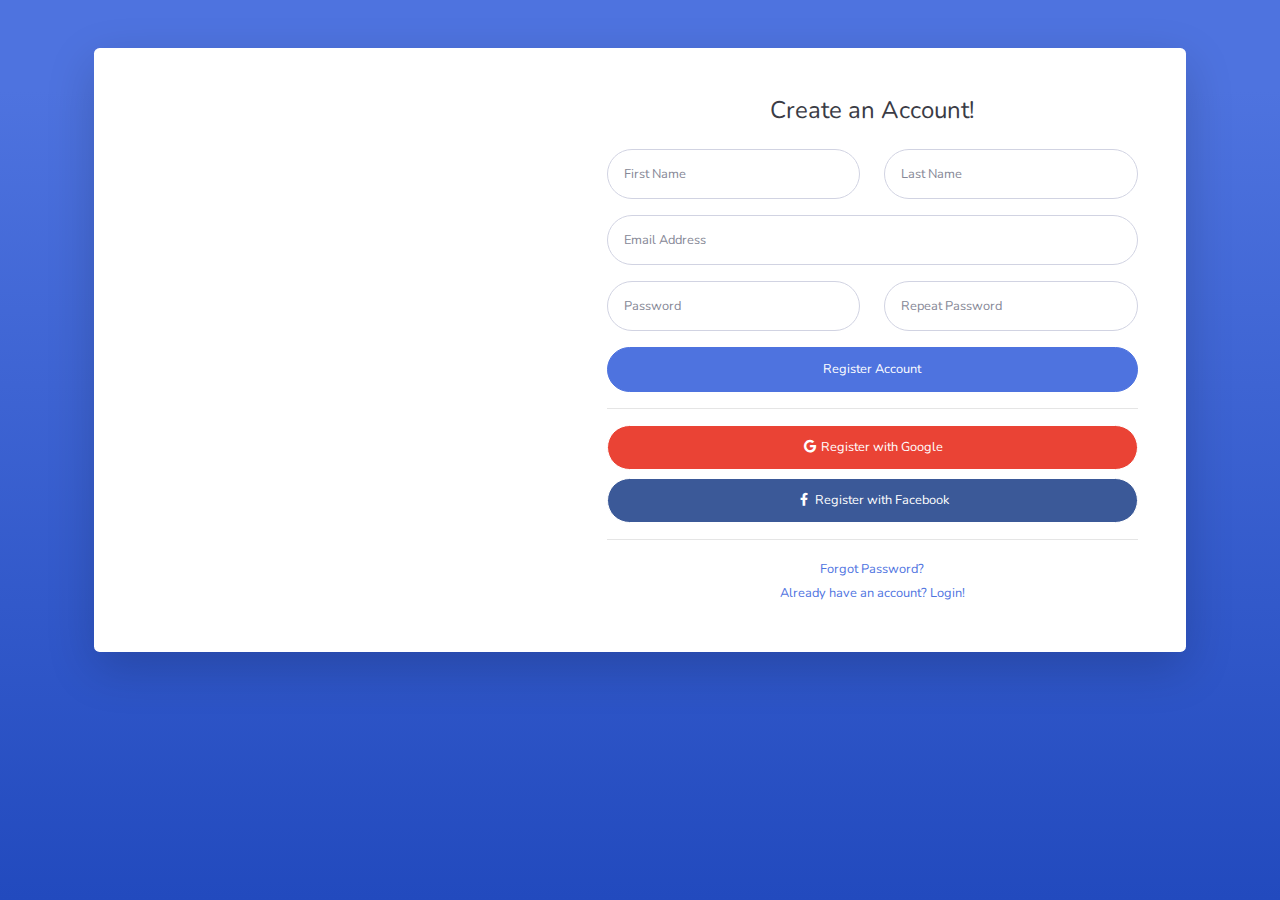
<file: register.html>
<!DOCTYPE html>
<html lang="en">

<head>

  <meta charset="utf-8">
  <meta http-equiv="X-UA-Compatible" content="IE=edge">
  <meta name="viewport" content="width=device-width, initial-scale=1, shrink-to-fit=no">
  <meta name="description" content="">
  <meta name="author" content="">

  <title>SEAN</title>

  <!-- Custom fonts for this template-->
  <link href="vendor/fontawesome-free/css/all.min.css" rel="stylesheet" type="text/css">
  <link href="https://fonts.googleapis.com/css?family=Nunito:200,200i,300,300i,400,400i,600,600i,700,700i,800,800i,900,900i" rel="stylesheet">

  <!-- Custom styles for this template-->
  <link href="css/sb-admin-2.min.css" rel="stylesheet">

</head>

<body class="bg-gradient-primary">

  <div class="container">

    <div class="card o-hidden border-0 shadow-lg my-5">
      <div class="card-body p-0">
        <!-- Nested Row within Card Body -->
        <div class="row">
          <div class="col-lg-5 d-none d-lg-block bg-register-image"></div>
          <div class="col-lg-7">
            <div class="p-5">
              <div class="text-center">
                <h1 class="h4 text-gray-900 mb-4">Create an Account!</h1>
              </div>
              <form class="user">
                <div class="form-group row">
                  <div class="col-sm-6 mb-3 mb-sm-0">
                    <input type="text" class="form-control form-control-user" id="exampleFirstName" placeholder="First Name">
                  </div>
                  <div class="col-sm-6">
                    <input type="text" class="form-control form-control-user" id="exampleLastName" placeholder="Last Name">
                  </div>
                </div>
                <div class="form-group">
                  <input type="email" class="form-control form-control-user" id="exampleInputEmail" placeholder="Email Address">
                </div>
                <div class="form-group row">
                  <div class="col-sm-6 mb-3 mb-sm-0">
                    <input type="password" class="form-control form-control-user" id="exampleInputPassword" placeholder="Password">
                  </div>
                  <div class="col-sm-6">
                    <input type="password" class="form-control form-control-user" id="exampleRepeatPassword" placeholder="Repeat Password">
                  </div>
                </div>
                <a href="login.html" class="btn btn-primary btn-user btn-block">
                  Register Account
                </a>
                <hr>
                <a href="index.html" class="btn btn-google btn-user btn-block">
                  <i class="fab fa-google fa-fw"></i> Register with Google
                </a>
                <a href="index.html" class="btn btn-facebook btn-user btn-block">
                  <i class="fab fa-facebook-f fa-fw"></i> Register with Facebook
                </a>
              </form>
              <hr>
              <div class="text-center">
                <a class="small" href="forgot-password.html">Forgot Password?</a>
              </div>
              <div class="text-center">
                <a class="small" href="login.html">Already have an account? Login!</a>
              </div>
            </div>
          </div>
        </div>
      </div>
    </div>

  </div>

  <!-- Bootstrap core JavaScript-->
  <script src="vendor/jquery/jquery.min.js"></script>
  <script src="vendor/bootstrap/js/bootstrap.bundle.min.js"></script>

  <!-- Core plugin JavaScript-->
  <script src="vendor/jquery-easing/jquery.easing.min.js"></script>

  <!-- Custom scripts for all pages-->
  <script src="js/sb-admin-2.min.js"></script>

</body>

</html>
</file>
